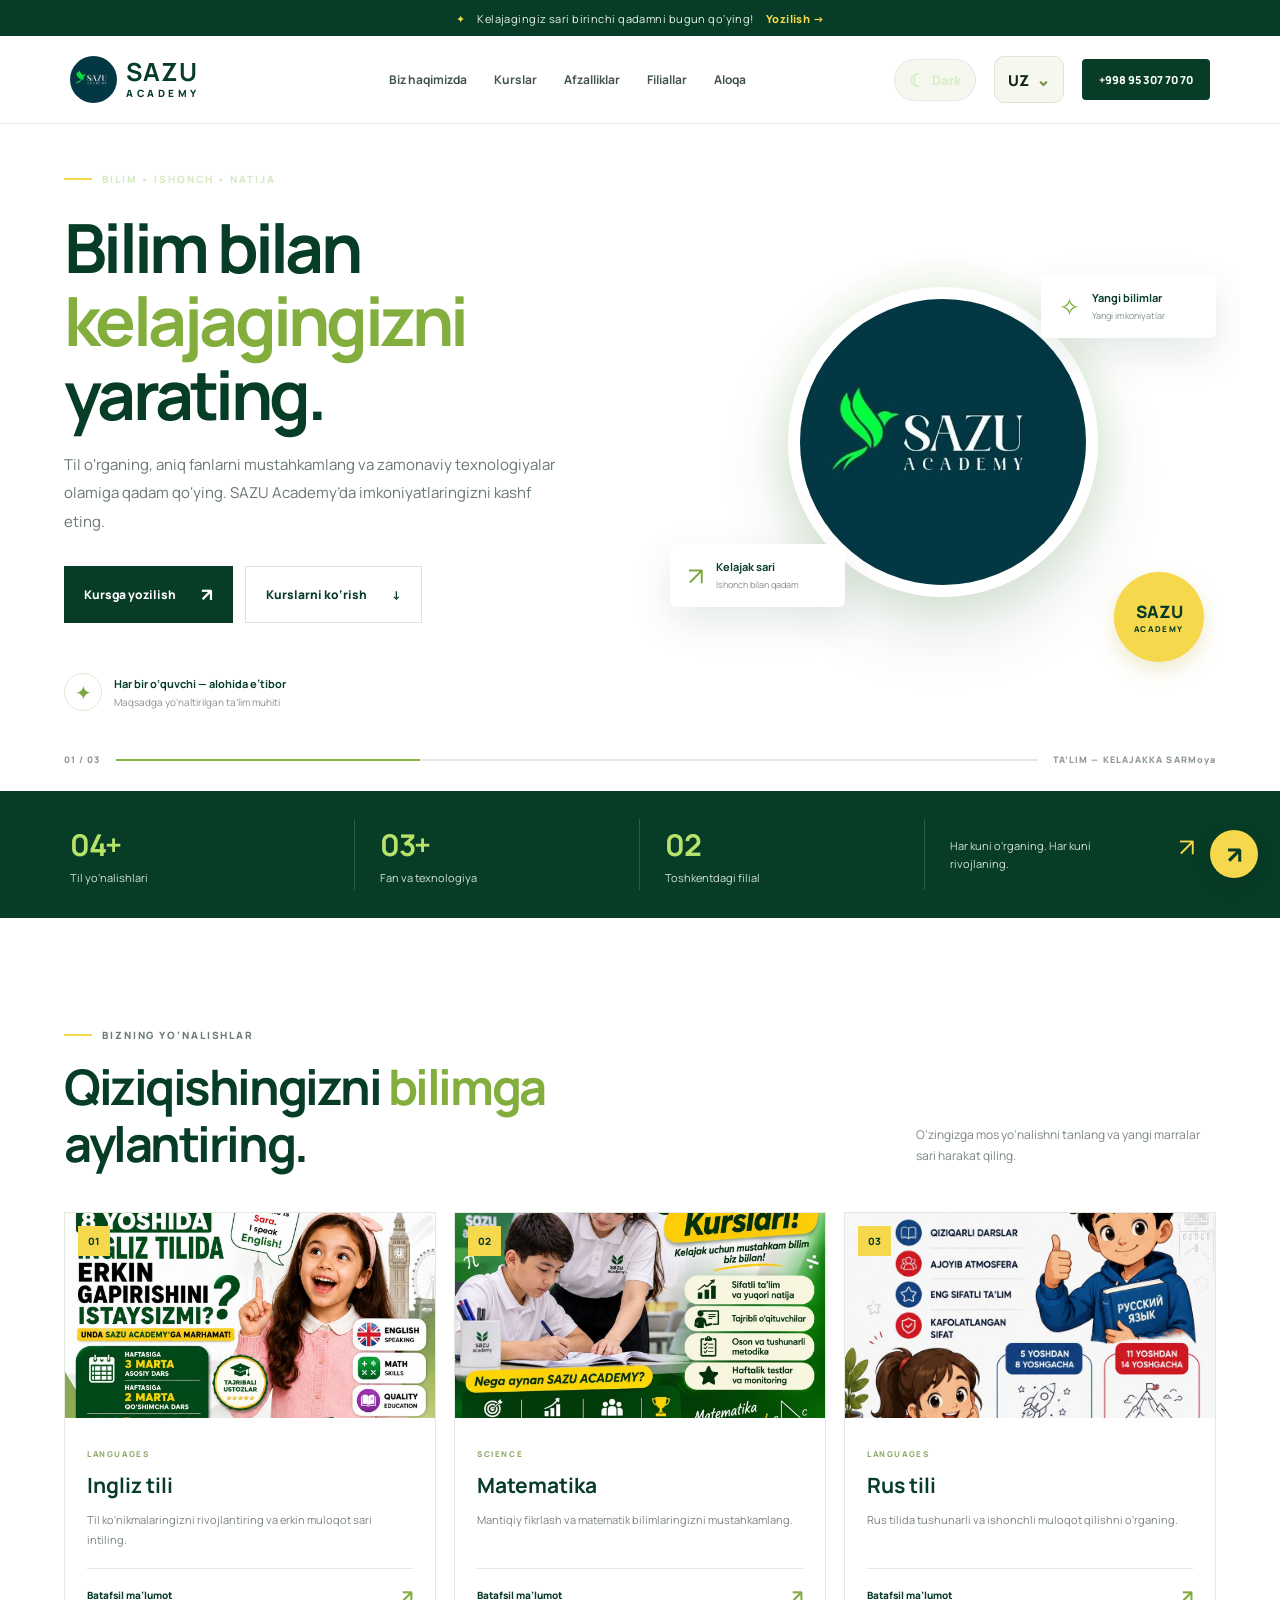
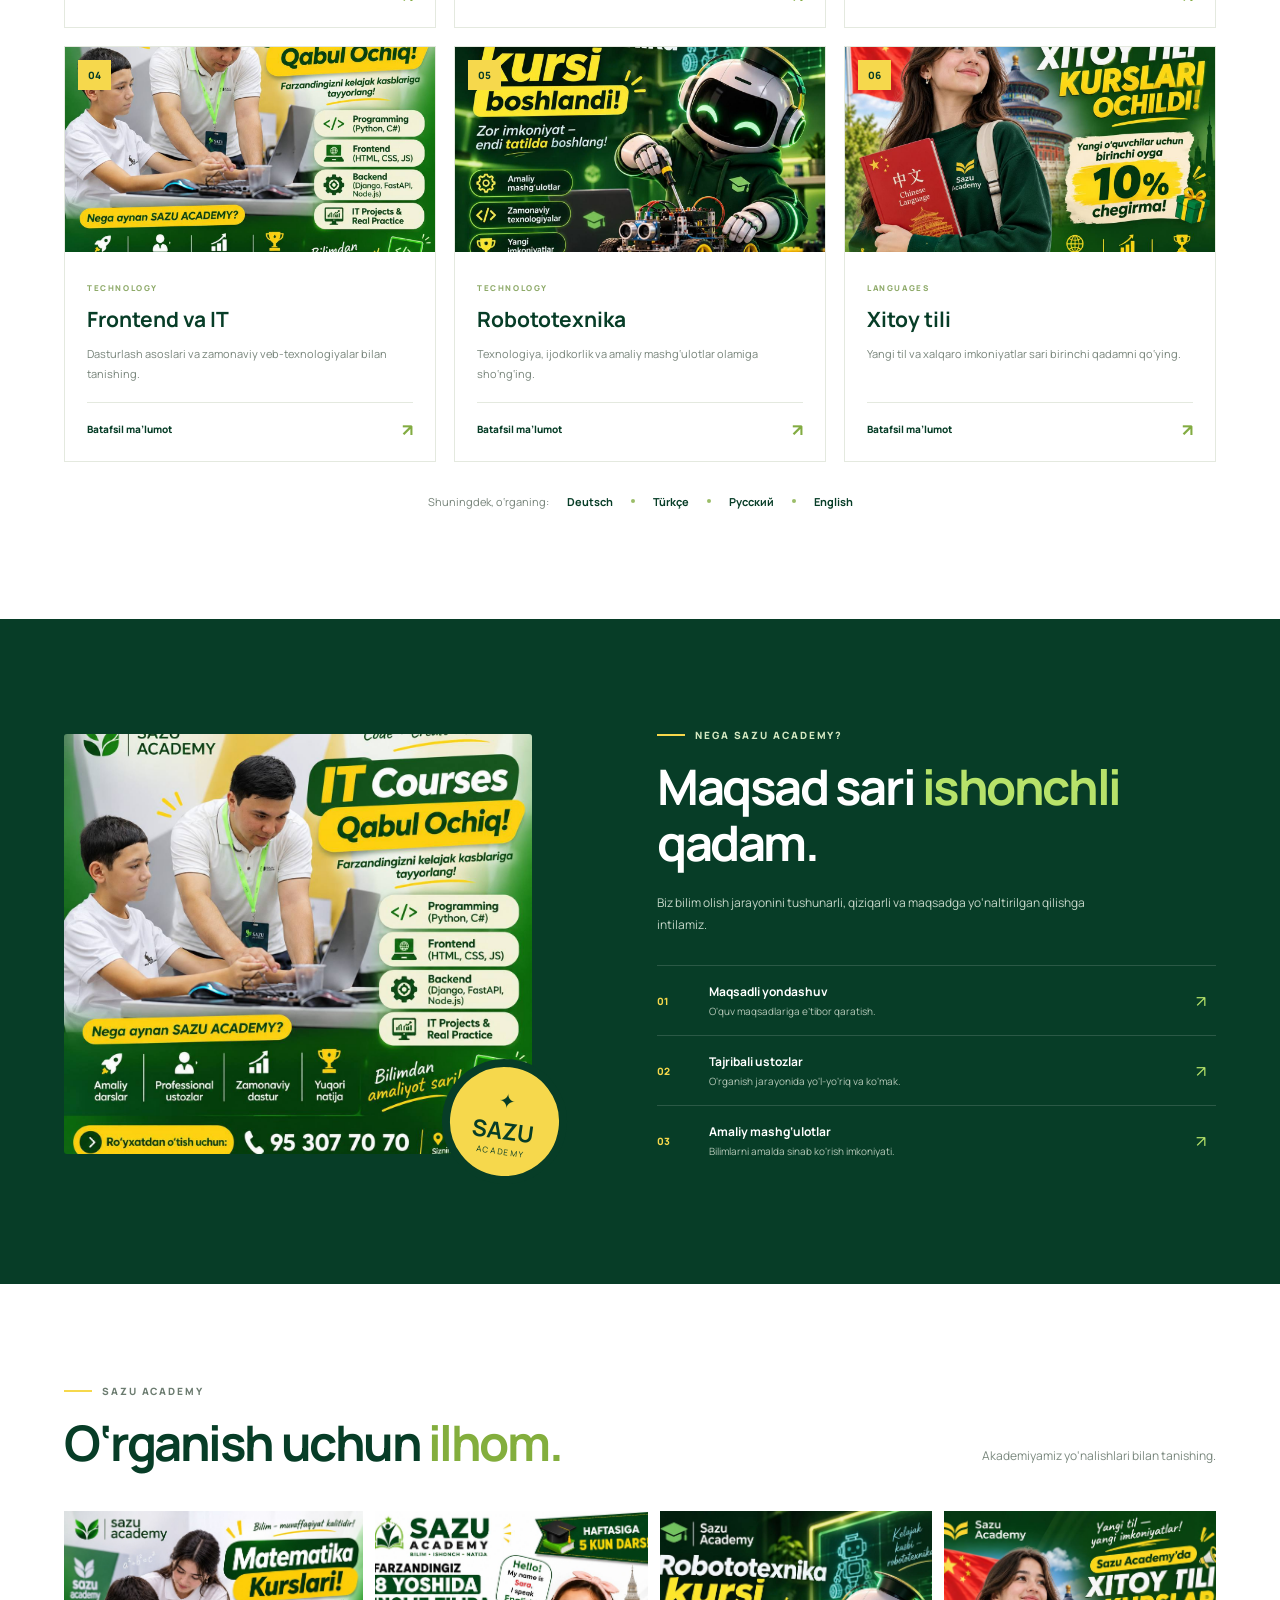
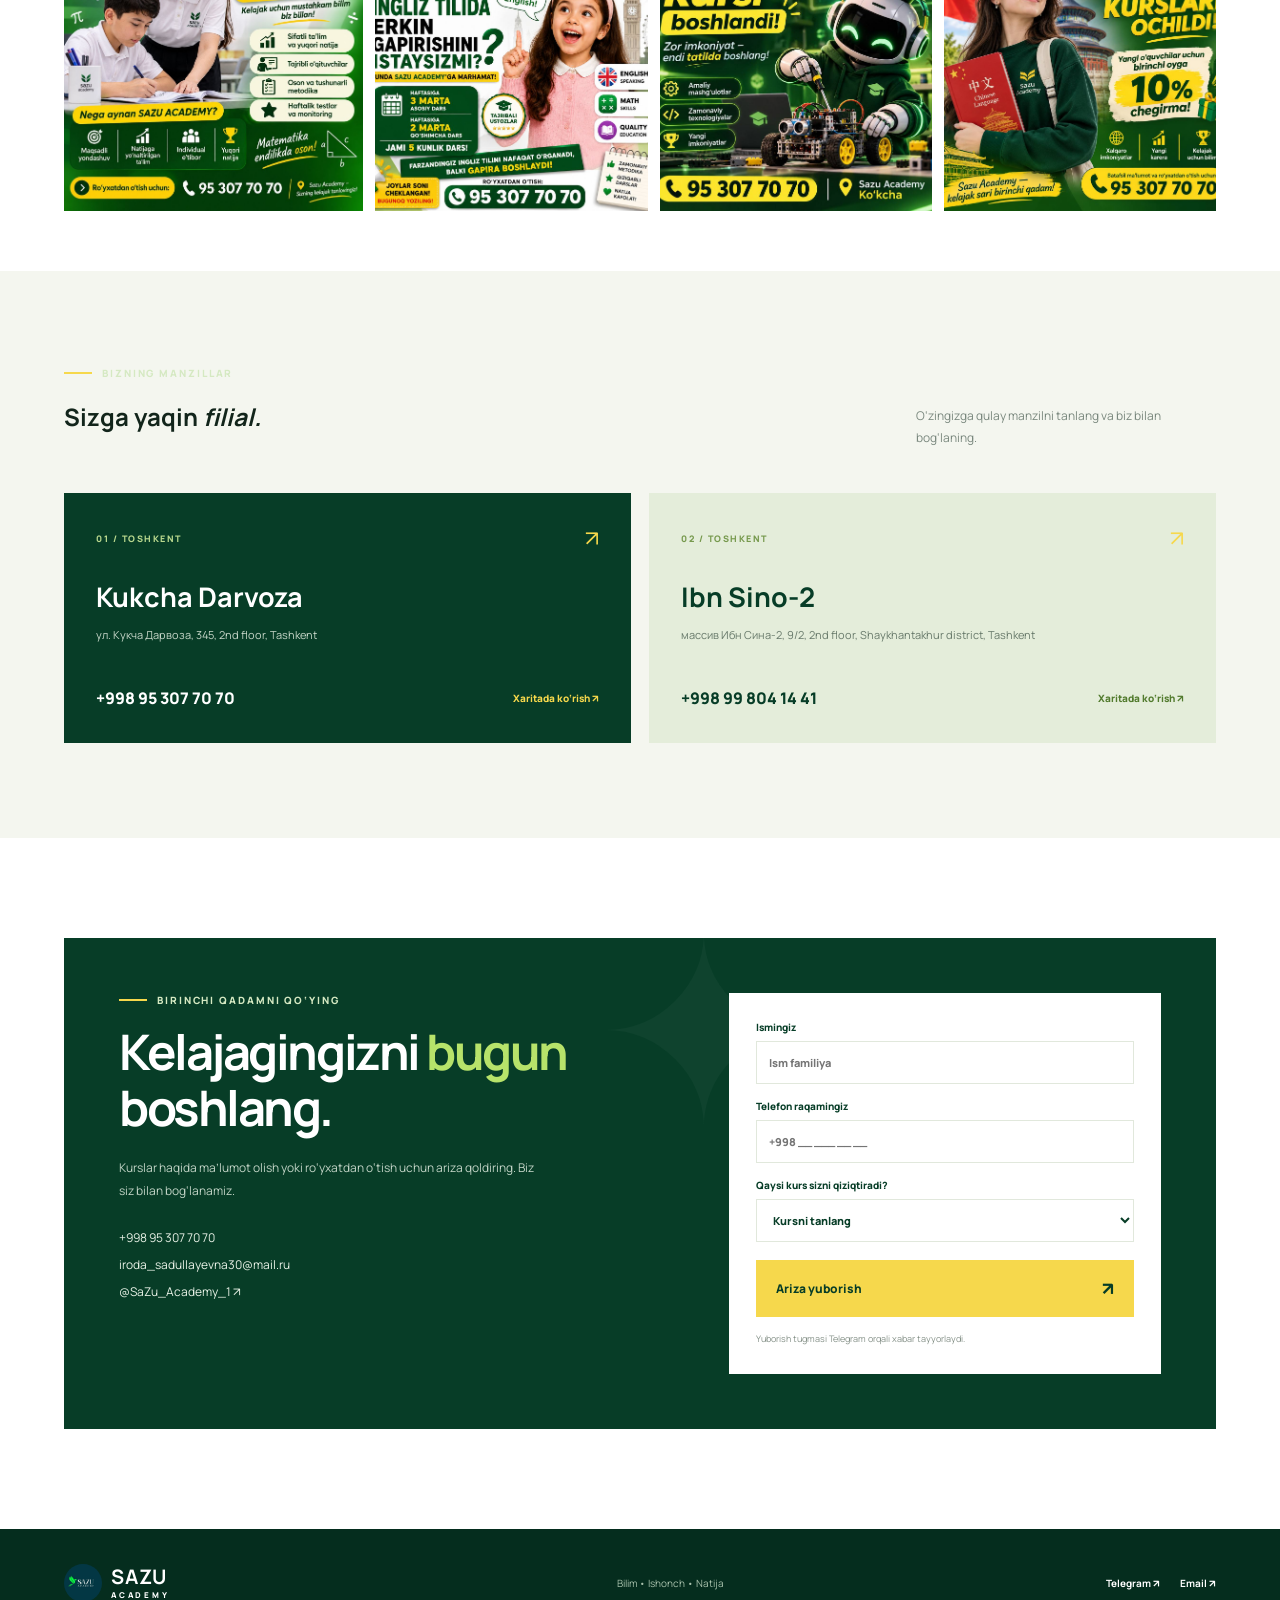
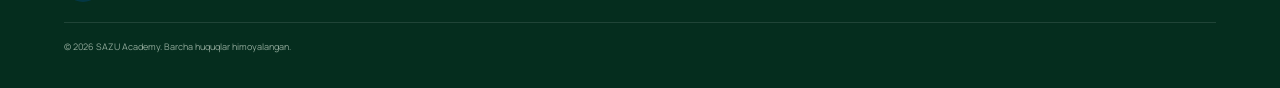
<file: index.html>
<!DOCTYPE html>
<html lang="uz">
<head>
  <meta charset="UTF-8" />
  <meta name="viewport" content="width=device-width, initial-scale=1.0" />
  <meta name="theme-color" content="#073d27" />
  <meta name="description" content="SAZU Academy — tillar, matematika, robototexnika va IT kurslari. Bilim, ishonch, natija." />
  <title>SAZU Academy — Bilim • Ishonch • Natija</title>
  <link rel="preconnect" href="https://fonts.googleapis.com">
  <link rel="preconnect" href="https://fonts.gstatic.com" crossorigin>
  <link href="https://fonts.googleapis.com/css2?family=DM+Sans:wght@400;500;600;700;800&family=Manrope:wght@400;500;600;700;800&display=swap" rel="stylesheet">
  <link rel="icon" type="image/png" sizes="256x256" href="assets/favicon.png" />
  <link rel="apple-touch-icon" href="assets/favicon.png" />
  <link rel="stylesheet" href="style.css" />
</head>
<body class="sazu-loading">  <div class="sazu-loader" id="sazuLoader" role="status" aria-label="SAZU Academy yuklanmoqda">
    <div class="sazu-loader__content">
      <div class="sazu-loader__logo-wrap">
        <span class="sazu-loader__orbit sazu-loader__orbit--one"></span>
        <span class="sazu-loader__orbit sazu-loader__orbit--two"></span>
        <img class="sazu-loader__logo" src="assets/logo.png" alt="SAZU Academy">
      </div>
      <div class="sazu-loader__wordmark">SAZU<span>ACADEMY</span></div>
      <p class="sazu-loader__tagline">BILIM <i>•</i> ISHONCH <i>•</i> NATIJA</p>
      <div class="sazu-loader__track"><span></span></div>
      <small class="sazu-loader__status">KELAJAK SARI BIRINCHI QADAM</small>
    </div>
    <span class="sazu-loader__corner sazu-loader__corner--tl"></span>
    <span class="sazu-loader__corner sazu-loader__corner--br"></span>
  </div>

  <div class="announcement"><span class="spark">✦</span><span data-i18n="announcement">Kelajagingiz sari birinchi qadamni bugun qo‘ying!</span><a href="#contact" data-i18n="applyNow">Yozilish →</a></div>
  <header class="header" id="top">
    <a class="brand" href="#top" aria-label="SAZU Academy home"><img src="assets/logo.png" alt="SAZU Academy logo"><span class="brand-copy"><b>SAZU</b><small>ACADEMY</small></span></a>
    <button class="menu-toggle" aria-label="Open menu" aria-expanded="false"><span></span><span></span><span></span></button>
    <nav class="nav">
      <a href="#about" data-i18n="navAbout">Biz haqimizda</a><a href="#courses" data-i18n="navCourses">Kurslar</a><a href="#why" data-i18n="navWhy">Afzalliklar</a><a href="#branches" data-i18n="navBranches">Filiallar</a><a href="#contact" data-i18n="navContact">Aloqa</a>
    </nav>
    <div class="header-actions"><button class="theme-toggle" type="button" aria-label="Enable dark mode" title="Dark mode"><span class="theme-icon" aria-hidden="true">☾</span><span class="theme-label">Dark</span></button><div class="language"><button class="lang-current" aria-expanded="false">UZ <span>⌄</span></button><div class="lang-menu"><button data-lang="uz">O‘zbekcha</button><button data-lang="ru">Русский</button><button data-lang="en">English</button></div></div><a class="header-phone" href="tel:+998953077070">+998 95 307 70 70</a></div>
  </header>

  <main>
    <section class="hero section-wrap">
      <div class="hero-copy">
        <div class="eyebrow"><span class="eyebrow-line"></span><span data-i18n="eyebrow">BILIM • ISHONCH • NATIJA</span></div>
        <h1 data-i18n="heroTitle">Bilim bilan <em>kelajagingizni</em> yarating.</h1>
        <p class="hero-text" data-i18n="heroText">Til o‘rganing, aniq fanlarni mustahkamlang va zamonaviy texnologiyalar olamiga qadam qo‘ying. SAZU Academy’da imkoniyatlaringizni kashf eting.</p>
        <div class="hero-buttons"><a class="btn btn-primary" href="#contact" data-i18n="heroButton">Kursga yozilish <span>↗</span></a><a class="btn btn-ghost" href="#courses" data-i18n="explore">Kurslarni ko‘rish <span>↓</span></a></div>
        <div class="hero-proof"><div class="proof-icon">✦</div><div><b data-i18n="proofTitle">Har bir o‘quvchi — alohida e’tibor</b><small data-i18n="proofText">Maqsadga yo‘naltirilgan ta’lim muhiti</small></div></div>
      </div>
      <div class="hero-visual"><div class="hero-glow"></div><div class="hero-logo-card"><img src="assets/logo.png" alt="SAZU Academy"></div><div class="hero-note note-one"><span>✧</span><div><b data-i18n="noteOne">Yangi bilimlar</b><small data-i18n="noteOneSub">Yangi imkoniyatlar</small></div></div><div class="hero-note note-two"><span>↗</span><div><b data-i18n="noteTwo">Kelajak sari</b><small data-i18n="noteTwoSub">Ishonch bilan qadam</small></div></div><div class="hero-sticker">SAZU<br><small>ACADEMY</small></div></div>
      <div class="hero-bottom"><span>01 / 03</span><div class="hero-progress"><i></i></div><span data-i18n="heroCaption">TA’LIM — KELAJAKKA SARMoya</span></div>
    </section>

    <section class="stats section-wrap" id="about"><div class="stat"><b>04+</b><span data-i18n="statOne">Til yo‘nalishlari</span></div><div class="stat"><b>03+</b><span data-i18n="statTwo">Fan va texnologiya</span></div><div class="stat"><b>02</b><span data-i18n="statThree">Toshkentdagi filial</span></div><div class="stat stat-message"><span data-i18n="statText">Har kuni o‘rganing. Har kuni rivojlaning.</span><span class="stat-arrow">↗</span></div></section>

    <section class="section section-wrap courses-section" id="courses"><div class="section-heading"><div><div class="eyebrow dark"><span class="eyebrow-line"></span><span data-i18n="coursesEyebrow">BIZNING YO‘NALISHLAR</span></div><h2 data-i18n="coursesTitle">Qiziqishingizni <em>bilimga</em> aylantiring.</h2></div><p data-i18n="coursesIntro">O‘zingizga mos yo‘nalishni tanlang va yangi marralar sari harakat qiling.</p></div>
      <div class="course-grid">
        <article class="course-card course-feature"><div class="course-image"><img src="assets/english.jpg" alt="English course"><span class="course-number">01</span></div><div class="course-info"><span class="course-tag">LANGUAGES</span><h3 data-i18n="english">Ingliz tili</h3><p data-i18n="englishDesc">Til ko‘nikmalaringizni rivojlantiring va erkin muloqot sari intiling.</p><a href="#contact" class="course-link" data-course="English" data-i18n="details">Batafsil ma’lumot <span>↗</span></a></div></article>
        <article class="course-card"><div class="course-image"><img src="assets/math.jpg" alt="Mathematics course"><span class="course-number">02</span></div><div class="course-info"><span class="course-tag">SCIENCE</span><h3 data-i18n="math">Matematika</h3><p data-i18n="mathDesc">Mantiqiy fikrlash va matematik bilimlaringizni mustahkamlang.</p><a href="#contact" class="course-link" data-course="Matematika" data-i18n="details">Batafsil ma’lumot <span>↗</span></a></div></article>
        <article class="course-card"><div class="course-image"><img src="assets/russian.jpg" alt="Russian course"><span class="course-number">03</span></div><div class="course-info"><span class="course-tag">LANGUAGES</span><h3 data-i18n="russian">Rus tili</h3><p data-i18n="russianDesc">Rus tilida tushunarli va ishonchli muloqot qilishni o‘rganing.</p><a href="#contact" class="course-link" data-course="Rus tili" data-i18n="details">Batafsil ma’lumot <span>↗</span></a></div></article>
        <article class="course-card"><div class="course-image"><img src="assets/it.jpg" alt="IT courses"><span class="course-number">04</span></div><div class="course-info"><span class="course-tag">TECHNOLOGY</span><h3 data-i18n="frontend">Frontend va IT</h3><p data-i18n="itDesc">Dasturlash asoslari va zamonaviy veb-texnologiyalar bilan tanishing.</p><a href="#contact" class="course-link" data-course="Frontend / IT" data-i18n="details">Batafsil ma’lumot <span>↗</span></a></div></article>
        <article class="course-card"><div class="course-image"><img src="assets/robotics.jpg" alt="Robotics course"><span class="course-number">05</span></div><div class="course-info"><span class="course-tag">TECHNOLOGY</span><h3 data-i18n="robotics">Robototexnika</h3><p data-i18n="roboticsDesc">Texnologiya, ijodkorlik va amaliy mashg‘ulotlar olamiga sho‘ng‘ing.</p><a href="#contact" class="course-link" data-course="Robototexnika" data-i18n="details">Batafsil ma’lumot <span>↗</span></a></div></article>
        <article class="course-card"><div class="course-image"><img src="assets/chinese.jpg" alt="Chinese course"><span class="course-number">06</span></div><div class="course-info"><span class="course-tag">LANGUAGES</span><h3 data-i18n="chinese">Xitoy tili</h3><p data-i18n="chineseDesc">Yangi til va xalqaro imkoniyatlar sari birinchi qadamni qo‘ying.</p><a href="#contact" class="course-link" data-course="Xitoy tili" data-i18n="details">Batafsil ma’lumot <span>↗</span></a></div></article>
      </div>
      <div class="other-languages"><span data-i18n="alsoLanguages">Shuningdek, o‘rganing:</span><b>Deutsch</b><i></i><b>Türkçe</b><i></i><b>Русский</b><i></i><b>English</b></div>
    </section>

    <section class="why-section" id="why"><div class="section-wrap why-inner"><div class="why-visual"><div class="why-image"><img src="assets/it.jpg" alt="SAZU Academy learning environment"></div><div class="why-badge"><span>✦</span><b>SAZU</b><small>ACADEMY</small></div></div><div class="why-copy"><div class="eyebrow"><span class="eyebrow-line"></span><span data-i18n="whyEyebrow">NEGA SAZU ACADEMY?</span></div><h2 data-i18n="whyTitle">Maqsad sari <em>ishonchli</em> qadam.</h2><p data-i18n="whyText">Biz bilim olish jarayonini tushunarli, qiziqarli va maqsadga yo‘naltirilgan qilishga intilamiz.</p><div class="benefit-list"><div class="benefit"><span>01</span><div><b data-i18n="benefit1">Maqsadli yondashuv</b><small data-i18n="benefit1d">O‘quv maqsadlariga e’tibor qaratish.</small></div><i>↗</i></div><div class="benefit"><span>02</span><div><b data-i18n="benefit2">Tajribali ustozlar</b><small data-i18n="benefit2d">O‘rganish jarayonida yo‘l-yo‘riq va ko‘mak.</small></div><i>↗</i></div><div class="benefit"><span>03</span><div><b data-i18n="benefit3">Amaliy mashg‘ulotlar</b><small data-i18n="benefit3d">Bilimlarni amalda sinab ko‘rish imkoniyati.</small></div><i>↗</i></div></div></div></div></section>

    <section class="section section-wrap gallery-section"><div class="section-heading"><div><div class="eyebrow dark"><span class="eyebrow-line"></span><span data-i18n="galleryEyebrow">SAZU ACADEMY</span></div><h2 data-i18n="galleryTitle">O‘rganish uchun <em>ilhom.</em></h2></div><p data-i18n="galleryText">Akademiyamiz yo‘nalishlari bilan tanishing.</p></div><div class="gallery-grid"><img src="assets/math.jpg" alt="Matematika kursi"><img src="assets/english.jpg" alt="Ingliz tili kursi"><img src="assets/robotics.jpg" alt="Robototexnika kursi"><img src="assets/chinese.jpg" alt="Xitoy tili kursi"></div></section>

    <section class="branches-section" id="branches"><div class="section-wrap"><div class="section-heading"><div><div class="eyebrow"><span class="eyebrow-line"></span><span data-i18n="branchesEyebrow">BIZNING MANZILLAR</span></div><h2 data-i18n="branchesTitle">Sizga yaqin <em>filial.</em></h2></div><p data-i18n="branchesText">O‘zingizga qulay manzilni tanlang va biz bilan bog‘laning.</p></div><div class="branch-grid"><article class="branch-card"><div class="branch-top"><span class="branch-index">01 / TOSHKENT</span><span class="branch-pin">↗</span></div><h3 data-i18n="branch1">Kukcha Darvoza</h3><p>ул. Кукча Дарвоза, 345, 2nd floor, Tashkent</p><a href="tel:+998953077070" class="branch-phone">+998 95 307 70 70</a><a class="map-link" target="_blank" rel="noopener" href="https://www.google.com/maps/search/?api=1&query=Kukcha+Darvoza+345+Tashkent" data-i18n="mapLink">Xaritada ko‘rish ↗</a></article><article class="branch-card branch-card-light"><div class="branch-top"><span class="branch-index">02 / TOSHKENT</span><span class="branch-pin">↗</span></div><h3 data-i18n="branch2">Ibn Sino-2</h3><p>массив Ибн Сина-2, 9/2, 2nd floor, Shaykhantakhur district, Tashkent</p><a href="tel:+998998041441" class="branch-phone">+998 99 804 14 41</a><a class="map-link" target="_blank" rel="noopener" href="https://www.google.com/maps/search/?api=1&query=Ibn+Sino+2+9%2F2+Tashkent" data-i18n="mapLink">Xaritada ko‘rish ↗</a></article></div></div></section>

    <section class="contact-section section-wrap" id="contact"><div class="contact-panel"><div class="contact-copy"><div class="eyebrow"><span class="eyebrow-line"></span><span data-i18n="contactEyebrow">BIRINCHI QADAMNI QO‘YING</span></div><h2 data-i18n="contactTitle">Kelajagingizni <em>bugun</em> boshlang.</h2><p data-i18n="contactText">Kurslar haqida ma’lumot olish yoki ro‘yxatdan o‘tish uchun ariza qoldiring. Biz siz bilan bog‘lanamiz.</p><div class="contact-direct"><a href="tel:+998953077070">+998 95 307 70 70</a><a href="mailto:iroda_sadullayevna30@mail.ru">iroda_sadullayevna30@mail.ru</a><a href="https://t.me/SaZu_Academy_1" target="_blank" rel="noopener">@SaZu_Academy_1 ↗</a></div></div><form class="contact-form" id="leadForm"><label><span data-i18n="formName">Ismingiz</span><input required name="name" type="text" placeholder="Ism familiya" data-placeholder="namePlaceholder"></label><label><span data-i18n="formPhone">Telefon raqamingiz</span><input required name="phone" type="tel" placeholder="+998 __ ___ __ __" data-placeholder="phonePlaceholder"></label><label><span data-i18n="formCourse">Qaysi kurs sizni qiziqtiradi?</span><select name="course"><option value="" data-i18n="selectCourse">Kursni tanlang</option><option>English</option><option>German</option><option>Russian</option><option>Turkish</option><option>Matematika</option><option>Robototexnika</option><option>Frontend / IT</option><option>Xitoy tili</option></select></label><button class="btn btn-yellow" type="submit"><span data-i18n="submit">Ariza yuborish</span><span>↗</span></button><small class="form-note" data-i18n="formNote">Yuborish tugmasi Telegram orqali xabar tayyorlaydi.</small></form></div></section>
  </main>
  <footer class="footer"><div class="section-wrap footer-inner"><a class="brand footer-brand" href="#top"><img src="assets/logo.png" alt="SAZU Academy"><span class="brand-copy"><b>SAZU</b><small>ACADEMY</small></span></a><p data-i18n="footerTag">Bilim • Ishonch • Natija</p><div class="footer-social"><a href="https://t.me/SaZu_Academy_1" target="_blank" rel="noopener">Telegram ↗</a><a href="mailto:iroda_sadullayevna30@mail.ru">Email ↗</a></div><small>© <span id="year"></span> SAZU Academy. <span data-i18n="rights">Barcha huquqlar himoyalangan.</span></small></div></footer>
  <a class="floating-contact" href="https://t.me/SaZu_Academy_1" target="_blank" rel="noopener" aria-label="Telegram">↗</a>
  <script src="script.js"></script>
  <script>
    (() => {
      const loader = document.getElementById('sazuLoader');
      if (!loader) return;
      let finished = false;
      const finishLoading = () => {
        if (finished) return;
        finished = true;
        loader.classList.add('is-hidden');
        document.body.classList.remove('sazu-loading');
        window.setTimeout(() => loader.remove(), 700);
      };
      window.addEventListener('load', () => window.setTimeout(finishLoading, 500), { once: true });
      window.setTimeout(finishLoading, 4200);
    })();
  </script>
</body>
</html>
</file>
<file: style.css>
:root{--green:#073d27;--green2:#0b5b35;--lime:#b7e36a;--yellow:#f6d84c;--cream:#f6f7ef;--ink:#12251b;--muted:#718076;--line:#e4e9df;--white:#fff;--font:'Manrope','DM Sans',sans-serif}*{box-sizing:border-box}html{scroll-behavior:smooth;scroll-padding-top:95px}body{margin:0;font-family:var(--font);color:var(--ink);background:#fff}a{color:inherit;text-decoration:none}button,input,select{font:inherit}.announcement{height:36px;background:var(--green);color:#eaf5e8;display:flex;align-items:center;justify-content:center;gap:12px;font-size:11px;letter-spacing:.04em}.announcement a{color:var(--yellow);font-weight:800}.spark{color:var(--yellow)}.header{height:88px;padding:0 max(calc((100% - 1200px)/2),5.5%);display:flex;align-items:center;justify-content:space-between;background:#fff;position:sticky;top:0;z-index:20;border-bottom:1px solid #edf0e9}.brand{display:flex;align-items:center;gap:9px;min-width:170px}.brand img{width:47px;height:47px;object-fit:cover;border-radius:50%}.brand-copy{display:flex;flex-direction:column;line-height:.95;color:var(--green)}.brand-copy b{font-size:25px;letter-spacing:.04em}.brand-copy small{font-size:10px;letter-spacing:.35em;margin-top:5px;font-weight:800}.nav{display:flex;gap:27px;align-items:center}.nav a{font-size:12px;font-weight:700;color:#44534a;transition:.2s}.nav a:hover,.footer a:hover{color:#7aa83b}.header-actions{display:flex;align-items:center;gap:18px}.header-phone{background:var(--green);color:white;padding:13px 17px;border-radius:4px;font-size:11px;font-weight:800}.language{position:relative}.lang-current{border:0;background:none;font-weight:800;font-size:12px;cursor:pointer}.lang-current span{color:#77923f;margin-left:4px}.lang-menu{display:none;position:absolute;top:30px;right:0;background:#fff;box-shadow:0 12px 35px #142e1b20;border:1px solid var(--line);border-radius:8px;padding:7px;min-width:130px}.lang-menu.open{display:grid}.lang-menu button{border:0;background:#fff;text-align:left;padding:9px;border-radius:5px;font-size:12px;cursor:pointer}.lang-menu button:hover{background:var(--cream)}.menu-toggle{display:none;background:none;border:0}.section-wrap{max-width:1200px;margin:auto;padding-left:24px;padding-right:24px}.hero{min-height:590px;display:grid;grid-template-columns:1fr .9fr;align-items:center;position:relative;padding-top:48px;padding-bottom:80px;overflow:hidden}.hero-copy{max-width:590px;position:relative;z-index:2}.eyebrow{display:flex;align-items:center;gap:10px;color:#d5e9c2;font-size:10px;font-weight:800;letter-spacing:.19em}.eyebrow-line{width:28px;height:2px;background:var(--yellow);display:inline-block}.eyebrow.dark{color:#6c7c70}.hero h1{font-size:clamp(43px,5.3vw,69px);line-height:1.08;letter-spacing:-.055em;margin:25px 0 20px;color:var(--green);max-width:650px}.hero h1 em,.section h2 em,.why-copy h2 em,.contact-copy h2 em{font-style:normal;color:#83ae3d}.hero-text{font-size:15px;line-height:1.9;color:#69786e;max-width:500px}.hero-buttons{display:flex;gap:12px;margin-top:30px}.btn{display:inline-flex;align-items:center;justify-content:center;gap:25px;padding:16px 20px;font-size:12px;font-weight:800;border:0;cursor:pointer;transition:.25s}.btn-primary{background:var(--green);color:#fff}.btn-primary:hover{background:var(--green2);transform:translateY(-3px)}.btn-primary span,.btn-yellow span:last-child{font-size:18px}.btn-ghost{border:1px solid #dce5d8;color:var(--green)}.btn-ghost:hover{border-color:var(--green);transform:translateY(-3px)}.hero-proof{display:flex;align-items:center;gap:12px;margin-top:50px}.proof-icon{width:38px;height:38px;border:1px solid #dce9d2;color:#7ba83d;display:grid;place-items:center;border-radius:50%;font-size:20px}.hero-proof b,.hero-proof small{display:block}.hero-proof b{font-size:11px;color:var(--green)}.hero-proof small{font-size:10px;color:#87948a;margin-top:4px}.hero-visual{height:440px;position:relative;display:grid;place-items:center}.hero-glow{position:absolute;width:380px;height:380px;border-radius:50%;background:radial-gradient(circle,#dff1bd 0%,#edf5e5 48%,transparent 70%)}.hero-logo-card{width:310px;height:310px;border-radius:50%;overflow:hidden;box-shadow:0 30px 70px #0b432525;position:relative;border:12px solid #fff}.hero-logo-card img{width:100%;height:100%;object-fit:cover}.hero-note{position:absolute;background:#fff;padding:14px 18px;display:flex;align-items:center;gap:12px;box-shadow:0 15px 40px #0d42221c;border-radius:6px;min-width:175px}.hero-note>span{font-size:25px;color:#79a83a}.hero-note b,.hero-note small{display:block}.hero-note b{font-size:11px;color:var(--green)}.hero-note small{font-size:9px;color:#849187;margin-top:4px}.note-one{top:53px;right:0}.note-two{bottom:55px;left:0}.hero-sticker{position:absolute;right:12px;bottom:0;background:var(--yellow);width:90px;height:90px;border-radius:50%;display:grid;align-content:center;text-align:center;font-size:17px;font-weight:900;color:var(--green);transform:rotate(12deg);box-shadow:0 8px 20px #bba72e40}.hero-sticker small{font-size:8px;letter-spacing:.2em}.hero-bottom{position:absolute;bottom:25px;left:24px;right:24px;display:flex;align-items:center;gap:15px;color:#8b988e;font-size:9px;font-weight:800;letter-spacing:.12em}.hero-progress{height:2px;background:#e6ebdf;flex:1}.hero-progress i{display:block;width:33%;height:100%;background:#87b347}.stats{display:grid;grid-template-columns:repeat(4,1fr);background:var(--green);color:white;padding-top:28px;padding-bottom:28px;max-width:100%;padding-left:max(calc((100% - 1152px)/2),5.5%);padding-right:max(calc((100% - 1152px)/2),5.5%)}.stat{padding:5px 25px;border-right:1px solid #ffffff28;display:flex;flex-direction:column;gap:5px}.stat:first-child{padding-left:0}.stat b{font-size:30px;letter-spacing:-.05em;color:var(--lime)}.stat span{font-size:11px;color:#d6e3d8}.stat-message{border:0;justify-content:center;position:relative}.stat-message span:first-child{max-width:160px;line-height:1.6}.stat-arrow{position:absolute;right:15px;top:10px;color:var(--yellow)!important;font-size:25px!important}.section{padding-top:110px;padding-bottom:110px}.section-heading{display:flex;align-items:end;justify-content:space-between;gap:40px;margin-bottom:40px}.section h2,.why-copy h2,.contact-copy h2{font-size:clamp(34px,4vw,49px);line-height:1.15;letter-spacing:-.05em;color:var(--green);margin:17px 0 0;max-width:620px}.section-heading>p{max-width:300px;color:#7a887e;font-size:12px;line-height:1.8;margin:0 0 5px}.course-grid{display:grid;grid-template-columns:repeat(3,1fr);gap:18px}.course-card{border:1px solid var(--line);background:#fff;transition:.3s;overflow:hidden}.course-card:hover{transform:translateY(-6px);box-shadow:0 20px 45px #173c1b12}.course-image{height:205px;position:relative;overflow:hidden;background:#eef3e8}.course-image img{width:100%;height:100%;object-fit:cover;transition:transform .5s}.course-card:hover .course-image img{transform:scale(1.04)}.course-number{position:absolute;top:13px;left:13px;background:var(--yellow);color:var(--green);font-size:10px;font-weight:900;padding:8px 10px}.course-info{padding:22px 22px 20px}.course-tag{font-size:8px;font-weight:900;letter-spacing:.2em;color:#8eaa69}.course-info h3{font-size:21px;color:var(--green);margin:9px 0}.course-info p{font-size:11px;line-height:1.8;color:#77847a;min-height:40px}.course-link{display:flex;justify-content:space-between;align-items:center;border-top:1px solid var(--line);padding-top:15px;margin-top:18px;font-size:10px;font-weight:800;color:var(--green)}.course-link span{font-size:17px;color:#83ac42}.other-languages{display:flex;align-items:center;justify-content:center;gap:18px;margin-top:32px;color:#758278;font-size:11px}.other-languages b{color:var(--green)}.other-languages i{height:4px;width:4px;background:#9bbd68;border-radius:50%}.why-section{background:var(--green);color:white;padding:100px 0}.why-inner{display:grid;grid-template-columns:.9fr 1fr;gap:90px;align-items:center}.why-visual{position:relative;padding:15px 35px 30px 0}.why-image{height:420px;overflow:hidden;border-radius:3px}.why-image img{width:100%;height:100%;object-fit:cover;object-position:center}.why-badge{position:absolute;right:0;bottom:0;width:125px;height:125px;background:var(--yellow);color:var(--green);border-radius:50%;display:flex;flex-direction:column;align-items:center;justify-content:center;transform:rotate(8deg);border:8px solid var(--green)}.why-badge span{font-size:20px}.why-badge b{font-size:23px}.why-badge small{font-size:8px;letter-spacing:.2em}.why-copy h2{color:white}.why-copy h2 em{color:var(--lime)}.why-copy>p{font-size:12px;line-height:1.9;color:#c5d6c8;max-width:460px;margin:20px 0 28px}.benefit{display:grid;grid-template-columns:40px 1fr 20px;align-items:center;gap:12px;padding:17px 0;border-top:1px solid #ffffff25}.benefit>span{color:var(--yellow);font-size:10px;font-weight:800}.benefit b,.benefit small{display:block}.benefit b{font-size:12px}.benefit small{font-size:10px;color:#b5c8b8;margin-top:4px}.benefit i{font-style:normal;color:var(--lime)}.gallery-section{padding-top:100px;padding-bottom:105px}.gallery-grid{display:grid;grid-template-columns:1.1fr 1fr 1fr 1fr;gap:12px;height:255px}.gallery-grid img{width:100%;height:100%;object-fit:cover;transition:.3s}.gallery-grid img:hover{transform:translateY(-5px)}.branches-section{background:#f4f6ef;padding:95px 0}.branch-grid{display:grid;grid-template-columns:1fr 1fr;gap:18px}.branch-card{background:var(--green);color:white;padding:30px 32px;min-height:250px;position:relative}.branch-card-light{background:#e4edda;color:var(--green)}.branch-top{display:flex;justify-content:space-between;align-items:center}.branch-index{font-size:9px;letter-spacing:.17em;color:#b9d88e;font-weight:800}.branch-card-light .branch-index{color:#76994d}.branch-pin{font-size:22px;color:var(--yellow)}.branch-card h3{font-size:27px;margin:25px 0 8px}.branch-card p{font-size:11px;line-height:1.7;max-width:390px;color:#c7d7c9;min-height:38px}.branch-card-light p{color:#687a6b}.branch-phone{display:inline-block;font-size:16px;font-weight:800;margin-top:12px}.map-link{float:right;margin-top:16px;font-size:10px;font-weight:800;color:var(--yellow)}.branch-card-light .map-link{color:#527b2e}.contact-section{padding-top:100px;padding-bottom:100px}.contact-panel{display:grid;grid-template-columns:1fr .8fr;background:var(--green);color:white;padding:55px;gap:70px;position:relative;overflow:hidden}.contact-panel:after{content:'✦';position:absolute;font-size:260px;color:#ffffff08;right:35%;top:-90px;pointer-events:none}.contact-copy,.contact-form{position:relative;z-index:1}.contact-copy h2{color:white}.contact-copy h2 em{color:var(--lime)}.contact-copy>p{font-size:12px;line-height:1.9;color:#c1d3c5;max-width:430px;margin:20px 0 27px}.contact-direct{display:flex;flex-direction:column;gap:10px}.contact-direct a{font-size:12px;color:#e8f1e6}.contact-form{background:white;color:var(--green);padding:27px;display:flex;flex-direction:column;gap:15px}.contact-form label{display:flex;flex-direction:column;gap:7px;font-size:10px;font-weight:800}.contact-form input,.contact-form select{height:43px;border:1px solid #e1e8dc;padding:0 12px;color:var(--green);outline:none;background:white;font-size:11px;border-radius:0}.contact-form input:focus,.contact-form select:focus{border-color:#7ea84a}.btn-yellow{background:var(--yellow);color:var(--green);justify-content:space-between;margin-top:3px}.btn-yellow:hover{background:#f9e477}.form-note{font-size:9px;color:#859188;line-height:1.6}.footer{background:#052d1e;color:white;padding:35px 0}.footer-inner{display:flex;align-items:center;justify-content:space-between;gap:20px;flex-wrap:wrap}.footer-brand .brand-copy{color:white}.footer-brand img{width:38px;height:38px}.footer-brand .brand-copy b{font-size:20px}.footer-brand .brand-copy small{font-size:8px}.footer p{font-size:10px;color:#a9c2ad}.footer-social{display:flex;gap:20px;font-size:10px;font-weight:700}.footer-inner>small{width:100%;border-top:1px solid #ffffff1c;padding-top:17px;color:#91a99a;font-size:9px}.floating-contact{position:fixed;right:22px;bottom:22px;width:48px;height:48px;border-radius:50%;background:var(--yellow);color:var(--green);display:grid;place-items:center;font-size:23px;font-weight:900;box-shadow:0 7px 25px #0002;z-index:15;transition:.2s}.floating-contact:hover{transform:translateY(-4px)}
@media(max-width:980px){.header{padding:0 24px}.nav{gap:14px}.nav a{font-size:10px}.header-phone{display:none}.hero{grid-template-columns:1fr .8fr}.hero-visual{transform:scale(.88)}.why-inner{gap:45px}.contact-panel{gap:35px;padding:40px}.course-image{height:170px}}
@media(max-width:720px){.announcement{font-size:9px;padding:0 10px}.header{height:72px;padding:0 18px}.brand img{width:40px;height:40px}.brand-copy b{font-size:21px}.menu-toggle{display:flex;flex-direction:column;gap:5px;order:3;padding:8px}.menu-toggle span{width:23px;height:2px;background:var(--green)}.nav{display:none;position:absolute;top:72px;left:0;right:0;background:white;padding:18px 22px 24px;box-shadow:0 15px 20px #0c29131a;flex-direction:column;align-items:stretch;gap:0}.nav.open{display:flex}.nav a{font-size:13px;padding:13px 0;border-bottom:1px solid var(--line)}.header-actions{margin-left:auto;margin-right:12px}.hero{display:flex;flex-direction:column;align-items:stretch;padding-top:58px;padding-bottom:75px;min-height:auto}.hero h1{font-size:48px}.hero-text{font-size:13px}.hero-visual{height:340px;width:100%;transform:none;margin-top:15px}.hero-glow{width:300px;height:300px}.hero-logo-card{width:235px;height:235px;border-width:9px}.note-one{right:0;top:20px}.note-two{left:0;bottom:15px}.hero-note{min-width:150px;padding:10px 12px}.hero-note b{font-size:9px}.hero-note small{font-size:8px}.hero-sticker{width:70px;height:70px;font-size:13px;right:0}.hero-bottom{bottom:20px}.stats{grid-template-columns:1fr 1fr;padding:20px 24px;gap:0}.stat{padding:15px!important;border-bottom:1px solid #ffffff25}.stat:nth-child(2){border-right:0}.stat:nth-child(3){border-bottom:0}.stat:nth-child(4){border-bottom:0}.stat b{font-size:26px}.section{padding-top:75px;padding-bottom:75px}.section-heading{display:block;margin-bottom:28px}.section-heading>p{margin-top:15px}.section h2,.why-copy h2,.contact-copy h2{font-size:37px}.course-grid{grid-template-columns:1fr 1fr;gap:12px}.course-image{height:155px}.course-info{padding:16px 14px}.course-info h3{font-size:17px}.course-info p{font-size:10px;min-height:62px}.course-link{font-size:9px}.other-languages{flex-wrap:wrap;gap:10px;font-size:10px}.why-section{padding:70px 0}.why-inner{grid-template-columns:1fr;gap:40px}.why-visual{padding-right:25px}.why-image{height:300px}.why-badge{width:100px;height:100px}.gallery-grid{grid-template-columns:1fr 1fr;height:auto}.gallery-grid img{height:190px}.branches-section{padding:70px 0}.branch-grid{grid-template-columns:1fr}.branch-card{padding:25px;min-height:230px}.contact-section{padding-top:70px;padding-bottom:70px}.contact-panel{grid-template-columns:1fr;padding:28px 20px;gap:28px}.contact-form{padding:20px}.footer-inner{justify-content:center;text-align:center}.footer-brand{justify-content:center}.footer-social{width:100%;justify-content:center}.footer-inner>small{text-align:center}.floating-contact{right:14px;bottom:14px}}
@media(max-width:390px){.hero h1{font-size:41px}.hero-buttons{flex-direction:column;align-items:stretch}.course-grid{grid-template-columns:1fr}.course-image{height:220px}.course-info p{min-height:0}.hero-note{min-width:135px}.hero-note>span{font-size:20px}}


/* Motion design: subtle entrance, hover and floating effects */
@keyframes heroRise{from{opacity:0;transform:translateY(28px)}to{opacity:1;transform:translateY(0)}}
@keyframes heroPop{0%{opacity:0;transform:scale(.88) rotate(-4deg)}100%{opacity:1;transform:scale(1) rotate(0)}}
@keyframes floatSoft{0%,100%{transform:translateY(0)}50%{transform:translateY(-12px)}}
@keyframes glowPulse{0%,100%{opacity:.65;transform:scale(.96)}50%{opacity:1;transform:scale(1.05)}}
@keyframes progressSweep{from{width:0}to{width:33%}}
@keyframes softShine{0%{background-position:150% 0}100%{background-position:-150% 0}}
.hero-copy>*{animation:heroRise .75s both;}
.hero-copy .eyebrow{animation-delay:.08s}.hero-copy h1{animation-delay:.16s}.hero-copy .hero-text{animation-delay:.24s}.hero-copy .hero-buttons{animation-delay:.32s}.hero-copy .hero-proof{animation-delay:.4s}
.hero-logo-card{animation:heroPop .9s .15s both, floatSoft 5.5s 1.2s ease-in-out infinite}
.hero-glow{animation:glowPulse 5s ease-in-out infinite}
.note-one{animation:heroRise .7s .55s both, floatSoft 5s 1.3s ease-in-out infinite}
.note-two{animation:heroRise .7s .7s both, floatSoft 5.8s 1.5s ease-in-out infinite}
.hero-sticker{animation:heroPop .65s .8s both, floatSoft 4.8s 1.5s ease-in-out infinite}
.hero-progress i{animation:progressSweep 1.4s .5s ease-out both}
.reveal{opacity:0;transform:translateY(26px);transition:opacity .7s ease,transform .7s cubic-bezier(.2,.7,.2,1)}
.reveal.is-visible{opacity:1;transform:translateY(0)}
.course-card.reveal:nth-child(2),.gallery-grid img.reveal:nth-child(2){transition-delay:.08s}
.course-card.reveal:nth-child(3),.gallery-grid img.reveal:nth-child(3){transition-delay:.16s}
.course-card.reveal:nth-child(4),.gallery-grid img.reveal:nth-child(4){transition-delay:.24s}
.course-card.reveal:nth-child(5){transition-delay:.12s}.course-card.reveal:nth-child(6){transition-delay:.2s}
.course-card:hover,.branch-card,.btn,.floating-contact{will-change:transform}
.course-image img,.gallery-grid img,.why-image img{transition:transform .65s cubic-bezier(.2,.7,.2,1),filter .4s}
.course-card:hover .course-image img,.gallery-grid img:hover,.why-image:hover img{transform:scale(1.055)}
.branch-card{transition:transform .3s ease,box-shadow .3s ease}.branch-card:hover{transform:translateY(-5px);box-shadow:0 18px 35px #0a35221c}
.btn-primary,.btn-yellow,.header-phone{transition:transform .25s ease,box-shadow .25s ease,background .25s ease}
.btn-primary:hover,.btn-yellow:hover,.header-phone:hover{transform:translateY(-3px);box-shadow:0 10px 22px #0b432525}
.floating-contact{animation:floatSoft 4s ease-in-out infinite}
@media(prefers-reduced-motion:reduce){html{scroll-behavior:auto}*,*::before,*::after{animation-duration:.01ms!important;animation-iteration-count:1!important;transition-duration:.01ms!important;scroll-behavior:auto!important}.reveal{opacity:1;transform:none}}

/* Theme control */
.theme-toggle{display:inline-flex;align-items:center;gap:7px;padding:9px 11px;border:1px solid var(--line);border-radius:999px;background:var(--cream);color:var(--green);font-size:11px;font-weight:800;cursor:pointer;white-space:nowrap;transition:background .25s,color .25s,border-color .25s,transform .25s}
.theme-toggle:hover{transform:translateY(-2px)}
.theme-icon{font-size:16px;line-height:1}

/* Full-site dark theme */
:root[data-theme="dark"]{--cream:#17241c;--ink:#edf4ed;--muted:#aab8ad;--line:#2b3d31;--white:#111b15}
:root[data-theme="dark"] body{background:#101a14;color:#edf4ed}
:root[data-theme="dark"] .header{background:#111d16;border-bottom-color:#293a2e}
:root[data-theme="dark"] .brand-copy,.theme-toggle{color:#d8edc8}
:root[data-theme="dark"] .theme-toggle{background:#1c2b21;border-color:#3b5141}
:root[data-theme="dark"] .nav a{color:#d0ddd2}
:root[data-theme="dark"] .nav a:hover{color:#b7e36a}
:root[data-theme="dark"] .hero h1,:root[data-theme="dark"] .section h2,:root[data-theme="dark"] .course-info h3{color:#e8f2e8}
:root[data-theme="dark"] .hero-text,:root[data-theme="dark"] .section-heading>p,:root[data-theme="dark"] .course-info p{color:#aab9ad}
:root[data-theme="dark"] .hero-glow{background:radial-gradient(circle,#29452c 0%,#1a3021 48%,transparent 70%)}
:root[data-theme="dark"] .hero-logo-card{border-color:#1c2b21}
:root[data-theme="dark"] .hero-note{background:#1b2a20;color:#edf4ed;box-shadow:0 15px 40px #0005}
:root[data-theme="dark"] .hero-note b,:root[data-theme="dark"] .hero-proof b{color:#e5f1e5}
:root[data-theme="dark"] .hero-note small,:root[data-theme="dark"] .hero-proof small{color:#a9b9ac}
:root[data-theme="dark"] .hero-proof .proof-icon{border-color:#3c5940}
:root[data-theme="dark"] .btn-ghost{color:#dcebdc;border-color:#48604c}
:root[data-theme="dark"] .btn-ghost:hover{border-color:#b7e36a}
:root[data-theme="dark"] .course-card{background:#17241b;border-color:#2d4032}
:root[data-theme="dark"] .course-image{background:#243528}
:root[data-theme="dark"] .course-link{border-color:#304334;color:#dcebdc}
:root[data-theme="dark"] .other-languages{color:#b0beb2}
:root[data-theme="dark"] .other-languages b{color:#d9ebd8}
:root[data-theme="dark"] .gallery-section{background:#101a14}
:root[data-theme="dark"] .branches-section{background:#17251b}
:root[data-theme="dark"] .branch-card-light{background:#26392a;color:#e7f1e5}
:root[data-theme="dark"] .branch-card-light p{color:#c0d0c1}
:root[data-theme="dark"] .branch-card-light .branch-index,:root[data-theme="dark"] .branch-card-light .map-link{color:#c0e28d}
:root[data-theme="dark"] .contact-form{background:#1a2a20;color:#e7f1e5}
:root[data-theme="dark"] .contact-form input,:root[data-theme="dark"] .contact-form select{background:#111d16;color:#e7f1e5;border-color:#3a5040}
:root[data-theme="dark"] .contact-form input::placeholder{color:#8fa194}
:root[data-theme="dark"] .form-note{color:#a5b5a8}
:root[data-theme="dark"] .lang-menu{background:#1a2a20;border-color:#344a39}
:root[data-theme="dark"] .lang-menu button{background:#1a2a20;color:#e7f1e5}
:root[data-theme="dark"] .lang-menu button:hover{background:#26392a}
:root[data-theme="dark"] .menu-toggle span{background:#e7f1e5}
:root[data-theme="dark"] .nav.open{background:#111d16}
:root[data-theme="dark"] .nav a{border-color:#2c4032}
:root[data-theme="dark"] .hero-bottom{color:#9eafa1}
:root[data-theme="dark"] .hero-progress{background:#34483a}
@media(max-width:720px){:root[data-theme="dark"] .nav{background:#111d16}}

/* Improved language selector contrast and larger controls */
.lang-current{
  color:#12251b;
  font-size:15px;
  font-weight:900;
  padding:11px 13px;
  border:1px solid #dce5d8;
  border-radius:10px;
  background:#f6f7ef;
  min-width:68px;
  transition:background .25s,color .25s,border-color .25s,transform .2s;
}
.lang-current:hover{transform:translateY(-1px)}
.lang-current span{font-size:17px;color:#77923f}
.lang-menu{min-width:170px;padding:9px;border-radius:12px;z-index:50}
.lang-menu button{font-size:14px;font-weight:700;padding:12px 13px}
.theme-toggle{font-size:13px;padding:11px 14px;min-height:42px}
.theme-icon{font-size:18px}
:root[data-theme="dark"] .lang-current{
  color:#fff;
  background:#1a2a20;
  border-color:#3b5141;
}
:root[data-theme="dark"] .lang-current span{color:#c7e89a}
@media(max-width:720px){
  .header-actions{gap:9px}
  .lang-current{font-size:14px;padding:9px 10px;min-width:60px}
  .theme-toggle{font-size:12px;padding:9px 10px;min-height:38px}
  .lang-menu{top:42px;min-width:160px}
}


/* Responsive refinement: phones, tablets, laptops and wide screens */
img, video, iframe { max-width: 100%; }
img { height: auto; }
section, .section-wrap { min-width: 0; }
button, a { -webkit-tap-highlight-color: transparent; }

/* Match the supplied light-mode theme button reference */
:root:not([data-theme="dark"]) .theme-toggle {
  color: #d8edc8; background: #f6f7ef; border-color: #e4e9df;
}
:root:not([data-theme="dark"]) .theme-toggle .theme-icon,
:root:not([data-theme="dark"]) .theme-toggle .theme-label { color: #d8edc8; }
:root:not([data-theme="dark"]) .theme-toggle:hover {
  color: #a9ce8e; border-color: #d7e4ce; background: #f1f5e9;
}
:root[data-theme="dark"] .theme-toggle,
:root[data-theme="dark"] .theme-toggle .theme-icon,
:root[data-theme="dark"] .theme-toggle .theme-label { color: #fff; }

@media (min-width: 1440px) {
  .section-wrap { max-width: 1320px; margin-left: auto; margin-right: auto; }
}
@media (max-width: 1100px) {
  .header { padding-left: 3.5%; padding-right: 3.5%; }
  .nav { gap: 16px; }
  .header-actions { gap: 10px; }
  .header-phone { padding: 11px 12px; font-size: 10px; }
  .brand { min-width: auto; }
}
@media (max-width: 850px) {
  .header { height: auto; min-height: 76px; padding: 12px 4%; flex-wrap: wrap; gap: 12px; }
  .header .brand { margin-right: auto; }
  .menu-toggle { display: flex; }
  .header-actions { order: 2; gap: 8px; }
  .nav { order: 3; }
  .theme-toggle { min-height: 42px; padding: 10px 14px; font-size: 13px; }
  .lang-current { min-height: 42px; }
  .hero { gap: 28px; }
  .section { padding-top: 64px; padding-bottom: 64px; }
}
@media (max-width: 600px) {
  .announcement { min-height: 34px; height: auto; padding: 7px 12px; text-align: center; gap: 7px; font-size: 10px; }
  .header { padding: 10px 4%; gap: 10px; }
  .brand img { width: 40px; height: 40px; }
  .brand-copy b { font-size: 21px; }
  .brand-copy small { font-size: 9px; }
  .header-actions { width: 100%; justify-content: space-between; order: 3; }
  .header-phone { flex: 1; text-align: center; padding: 11px 8px; font-size: 11px; }
  .theme-toggle { min-width: 104px; justify-content: center; }
  .lang-current { min-width: 66px; }
  .nav { top: 100%; }
  .hero { padding-left: 5%; padding-right: 5%; }
  .hero h1 { font-size: clamp(34px, 10vw, 48px); line-height: 1.08; }
  .hero-text { font-size: 14px; }
  .hero-actions { flex-wrap: wrap; }
  .hero-actions .btn { flex: 1 1 145px; justify-content: center; }
  .section-wrap { padding-left: 5%; padding-right: 5%; }
  .section { padding-top: 52px; padding-bottom: 52px; }
  .section-heading h2 { font-size: clamp(27px, 7.5vw, 38px); }
  .course-grid, .gallery-grid, .branches-grid { grid-template-columns: 1fr !important; }
  .course-card { min-width: 0; }
  .contact-grid { grid-template-columns: 1fr !important; }
  .contact-form { padding: 22px 18px; }
  .footer { padding-left: 5%; padding-right: 5%; }
}
@media (max-width: 380px) {
  .theme-toggle { min-width: 94px; gap: 5px; padding: 9px 10px; font-size: 12px; }
  .lang-current { min-width: 58px; padding: 9px 8px; }
  .header-phone { font-size: 10px; }
  .brand-copy b { font-size: 19px; }
}


/* SAZU Academy — CARVON-inspired branded preloader */
.sazu-loading{overflow:hidden}
.sazu-loader{position:fixed;inset:0;z-index:99999;display:grid;place-items:center;overflow:hidden;background:#073d27;color:#fff;opacity:1;visibility:visible;transition:opacity .65s ease,visibility .65s ease}
.sazu-loader.is-hidden{opacity:0;visibility:hidden;pointer-events:none}
.sazu-loader::before,.sazu-loader::after{content:"";position:absolute;border:1px solid rgba(183,227,106,.14);border-radius:50%;width:min(78vw,760px);aspect-ratio:1;animation:sazu-ring 2.8s ease-in-out infinite}
.sazu-loader::after{width:min(58vw,560px);animation-delay:.35s}
.sazu-loader__content{position:relative;z-index:2;display:flex;align-items:center;flex-direction:column;text-align:center;padding:28px}
.sazu-loader__logo-wrap{width:116px;height:116px;display:grid;place-items:center;position:relative;margin-bottom:25px}
.sazu-loader__logo{width:76px;height:76px;object-fit:cover;border-radius:50%;border:3px solid rgba(255,255,255,.9);box-shadow:0 10px 45px rgba(0,0,0,.22);animation:sazu-logo-in .8s cubic-bezier(.2,.8,.2,1) both}
.sazu-loader__orbit{position:absolute;inset:0;border:1px solid rgba(183,227,106,.65);border-radius:50%;border-right-color:transparent;animation:sazu-spin 2.4s linear infinite}
.sazu-loader__orbit--two{inset:9px;border-color:rgba(246,216,76,.55);border-left-color:transparent;animation-direction:reverse;animation-duration:3.2s}
.sazu-loader__wordmark{font-size:clamp(30px,5vw,43px);font-weight:800;letter-spacing:.16em;line-height:1}
.sazu-loader__wordmark span{display:block;font-size:10px;letter-spacing:.48em;color:#b7e36a;margin-top:10px}
.sazu-loader__tagline{font-size:9px;letter-spacing:.22em;color:rgba(255,255,255,.62);margin:25px 0 27px}
.sazu-loader__tagline i{font-style:normal;color:#f6d84c;padding:0 5px}
.sazu-loader__track{width:190px;height:2px;background:rgba(255,255,255,.17);overflow:hidden}
.sazu-loader__track span{display:block;width:40%;height:100%;background:linear-gradient(90deg,#b7e36a,#f6d84c);animation:sazu-progress 1.45s cubic-bezier(.65,0,.35,1) infinite}
.sazu-loader__status{font-size:8px;letter-spacing:.2em;color:rgba(255,255,255,.42);margin-top:16px}
.sazu-loader__corner{position:absolute;width:35px;height:35px;border-color:rgba(183,227,106,.55);border-style:solid}
.sazu-loader__corner--tl{top:25px;left:25px;border-width:1px 0 0 1px}
.sazu-loader__corner--br{right:25px;bottom:25px;border-width:0 1px 1px 0}
@keyframes sazu-spin{to{transform:rotate(360deg)}}
@keyframes sazu-ring{0%,100%{transform:scale(.94);opacity:.35}50%{transform:scale(1.04);opacity:.8}}
@keyframes sazu-progress{0%{transform:translateX(-110%)}100%{transform:translateX(270%)}}
@keyframes sazu-logo-in{from{opacity:0;transform:scale(.72)}to{opacity:1;transform:scale(1)}}
@media(max-width:600px){.sazu-loader__logo-wrap{width:100px;height:100px}.sazu-loader__logo{width:66px;height:66px}.sazu-loader__corner--tl{top:16px;left:16px}.sazu-loader__corner--br{right:16px;bottom:16px}}
@media(prefers-reduced-motion:reduce){.sazu-loader::before,.sazu-loader::after,.sazu-loader__logo,.sazu-loader__orbit,.sazu-loader__track span{animation:none}.sazu-loader__track span{width:100%}}

/* Lead form submission feedback */
.contact-form button[type="submit"]:disabled {
  opacity: .7;
  cursor: wait;
}
.form-status {
  margin: 2px 0 0;
  font-size: .9rem;
  line-height: 1.5;
}
.form-status[data-state="success"] { color: #16834a; }
.form-status[data-state="error"] { color: #c43d3d; }
</file>
